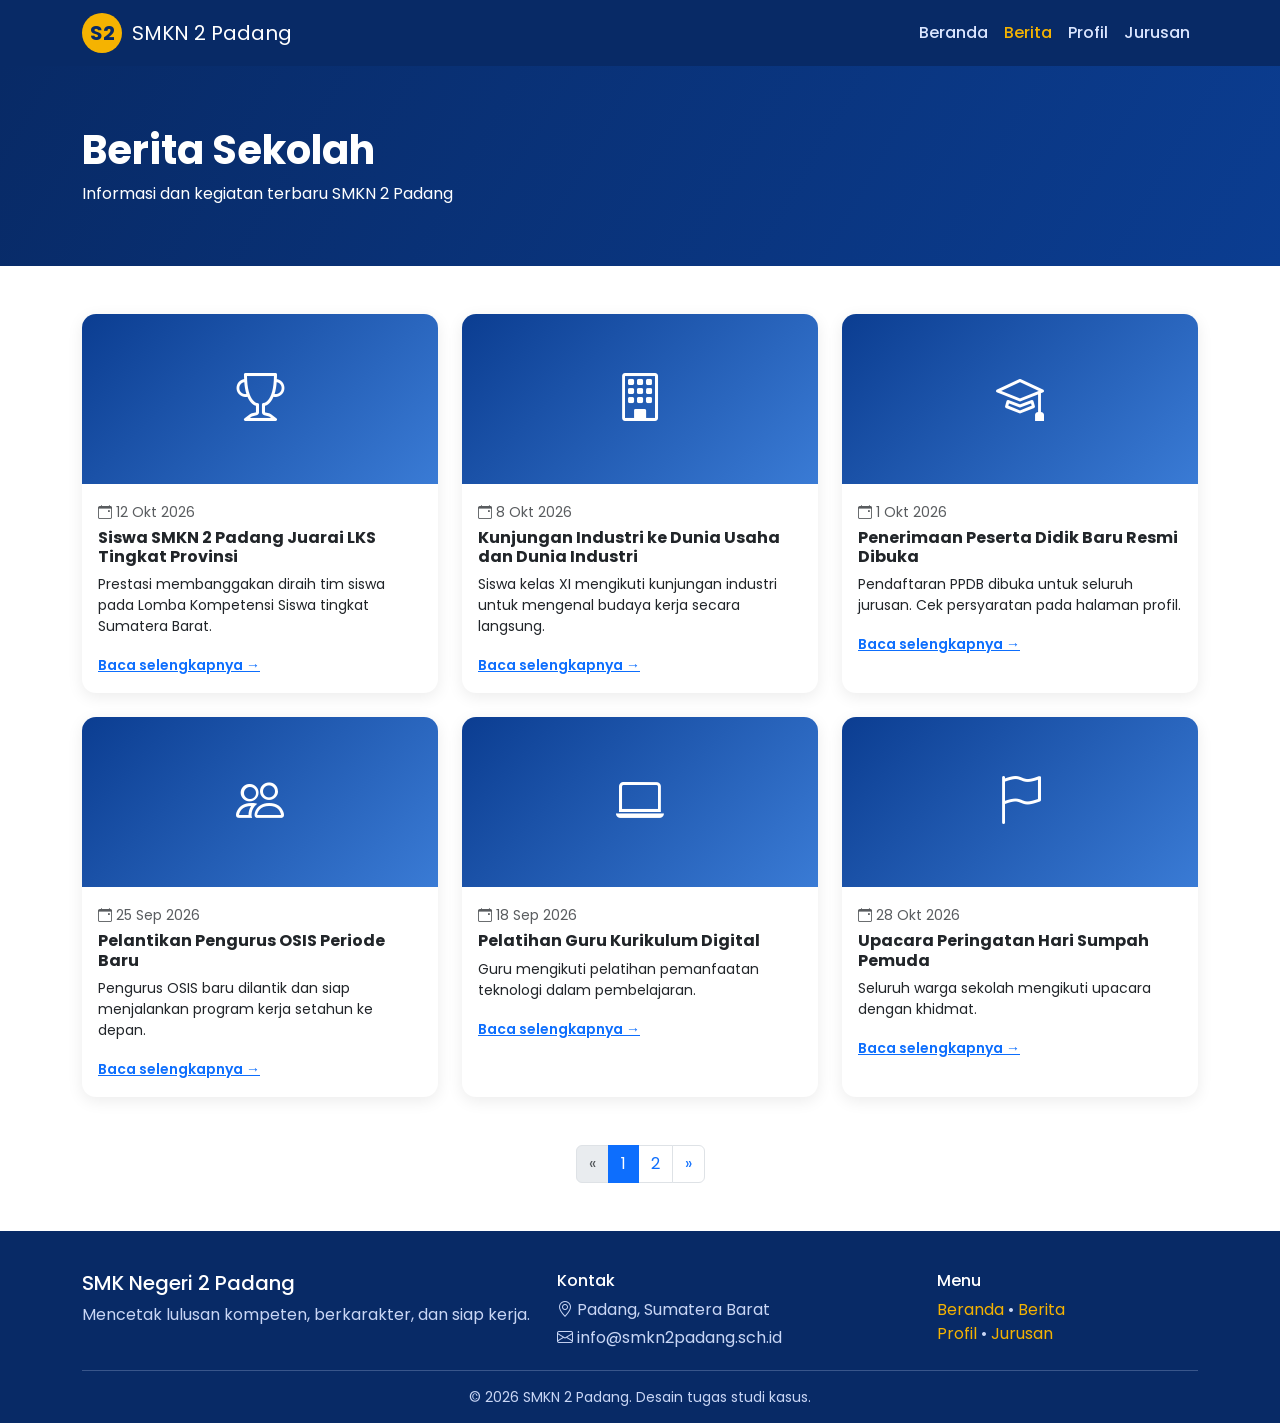
<file: berita.html>
<!DOCTYPE html>
<html lang="id"><head><meta charset="UTF-8"><meta name="viewport" content="width=device-width, initial-scale=1">
<title>Berita | SMKN 2 Padang</title>
<link href="https://cdn.jsdelivr.net/npm/bootstrap@5.3.3/dist/css/bootstrap.min.css" rel="stylesheet">
<link href="https://cdn.jsdelivr.net/npm/bootstrap-icons@1.11.3/font/bootstrap-icons.min.css" rel="stylesheet">
<link href="https://fonts.googleapis.com/css2?family=Poppins:wght@400;500;600;700&display=swap" rel="stylesheet">
<link href="style.css" rel="stylesheet"></head><body>
<nav class="navbar navbar-expand-lg navbar-dark sticky-top"><div class="container">
<a class="navbar-brand d-flex align-items-center" href="index.html"><span class="brand-logo">S2</span>SMKN 2 Padang</a>
<button class="navbar-toggler" data-bs-toggle="collapse" data-bs-target="#m"><span class="navbar-toggler-icon"></span></button>
<div class="collapse navbar-collapse" id="m"><ul class="navbar-nav ms-auto">
<li class="nav-item"><a class="nav-link" href="index.html">Beranda</a></li>
<li class="nav-item"><a class="nav-link active" href="berita.html">Berita</a></li>
<li class="nav-item"><a class="nav-link" href="profil.html">Profil</a></li>
<li class="nav-item"><a class="nav-link" href="jurusan.html">Jurusan</a></li>
</ul></div></div></nav>

<section class="page-head"><div class="container"><h1 class="fw-bold">Berita Sekolah</h1><p class="mb-0">Informasi dan kegiatan terbaru SMKN 2 Padang</p></div></section>
<div class="container my-5"><div class="row g-4"><div class="col-md-6 col-lg-4"><div class="card card-hover h-100"><div class="thumb"><i class="bi bi-trophy"></i></div><div class="card-body"><small class="text-muted"><i class="bi bi-calendar-event"></i> 12 Okt 2026</small><h6 class="fw-bold mt-1">Siswa SMKN 2 Padang Juarai LKS Tingkat Provinsi</h6><p class="small">Prestasi membanggakan diraih tim siswa pada Lomba Kompetensi Siswa tingkat Sumatera Barat.</p><a href="berita.html" class="small fw-semibold">Baca selengkapnya &rarr;</a></div></div></div><div class="col-md-6 col-lg-4"><div class="card card-hover h-100"><div class="thumb"><i class="bi bi-building"></i></div><div class="card-body"><small class="text-muted"><i class="bi bi-calendar-event"></i> 8 Okt 2026</small><h6 class="fw-bold mt-1">Kunjungan Industri ke Dunia Usaha dan Dunia Industri</h6><p class="small">Siswa kelas XI mengikuti kunjungan industri untuk mengenal budaya kerja secara langsung.</p><a href="berita.html" class="small fw-semibold">Baca selengkapnya &rarr;</a></div></div></div><div class="col-md-6 col-lg-4"><div class="card card-hover h-100"><div class="thumb"><i class="bi bi-mortarboard"></i></div><div class="card-body"><small class="text-muted"><i class="bi bi-calendar-event"></i> 1 Okt 2026</small><h6 class="fw-bold mt-1">Penerimaan Peserta Didik Baru Resmi Dibuka</h6><p class="small">Pendaftaran PPDB dibuka untuk seluruh jurusan. Cek persyaratan pada halaman profil.</p><a href="berita.html" class="small fw-semibold">Baca selengkapnya &rarr;</a></div></div></div><div class="col-md-6 col-lg-4"><div class="card card-hover h-100"><div class="thumb"><i class="bi bi-people"></i></div><div class="card-body"><small class="text-muted"><i class="bi bi-calendar-event"></i> 25 Sep 2026</small><h6 class="fw-bold mt-1">Pelantikan Pengurus OSIS Periode Baru</h6><p class="small">Pengurus OSIS baru dilantik dan siap menjalankan program kerja setahun ke depan.</p><a href="berita.html" class="small fw-semibold">Baca selengkapnya &rarr;</a></div></div></div><div class="col-md-6 col-lg-4"><div class="card card-hover h-100"><div class="thumb"><i class="bi bi-laptop"></i></div><div class="card-body"><small class="text-muted"><i class="bi bi-calendar-event"></i> 18 Sep 2026</small><h6 class="fw-bold mt-1">Pelatihan Guru Kurikulum Digital</h6><p class="small">Guru mengikuti pelatihan pemanfaatan teknologi dalam pembelajaran.</p><a href="berita.html" class="small fw-semibold">Baca selengkapnya &rarr;</a></div></div></div><div class="col-md-6 col-lg-4"><div class="card card-hover h-100"><div class="thumb"><i class="bi bi-flag"></i></div><div class="card-body"><small class="text-muted"><i class="bi bi-calendar-event"></i> 28 Okt 2026</small><h6 class="fw-bold mt-1">Upacara Peringatan Hari Sumpah Pemuda</h6><p class="small">Seluruh warga sekolah mengikuti upacara dengan khidmat.</p><a href="berita.html" class="small fw-semibold">Baca selengkapnya &rarr;</a></div></div></div></div>
<nav class="mt-5"><ul class="pagination justify-content-center"><li class="page-item disabled"><a class="page-link">&laquo;</a></li><li class="page-item active"><a class="page-link">1</a></li><li class="page-item"><a class="page-link" href="#">2</a></li><li class="page-item"><a class="page-link" href="#">&raquo;</a></li></ul></nav></div>
<footer><div class="container"><div class="row g-4">
<div class="col-md-5"><h5 class="text-white">SMK Negeri 2 Padang</h5><p>Mencetak lulusan kompeten, berkarakter, dan siap kerja.</p></div>
<div class="col-md-4"><h6 class="text-white">Kontak</h6><p class="mb-1"><i class="bi bi-geo-alt"></i> Padang, Sumatera Barat</p><p class="mb-1"><i class="bi bi-envelope"></i> info@smkn2padang.sch.id</p></div>
<div class="col-md-3"><h6 class="text-white">Menu</h6><a href="index.html">Beranda</a> &bull; <a href="berita.html">Berita</a><br><a href="profil.html">Profil</a> &bull; <a href="jurusan.html">Jurusan</a></div>
</div><hr><p class="text-center small mb-0">&copy; 2026 SMKN 2 Padang. Desain tugas studi kasus.</p></div></footer>
<script src="https://cdn.jsdelivr.net/npm/bootstrap@5.3.3/dist/js/bootstrap.bundle.min.js"></script></body></html>
</file>
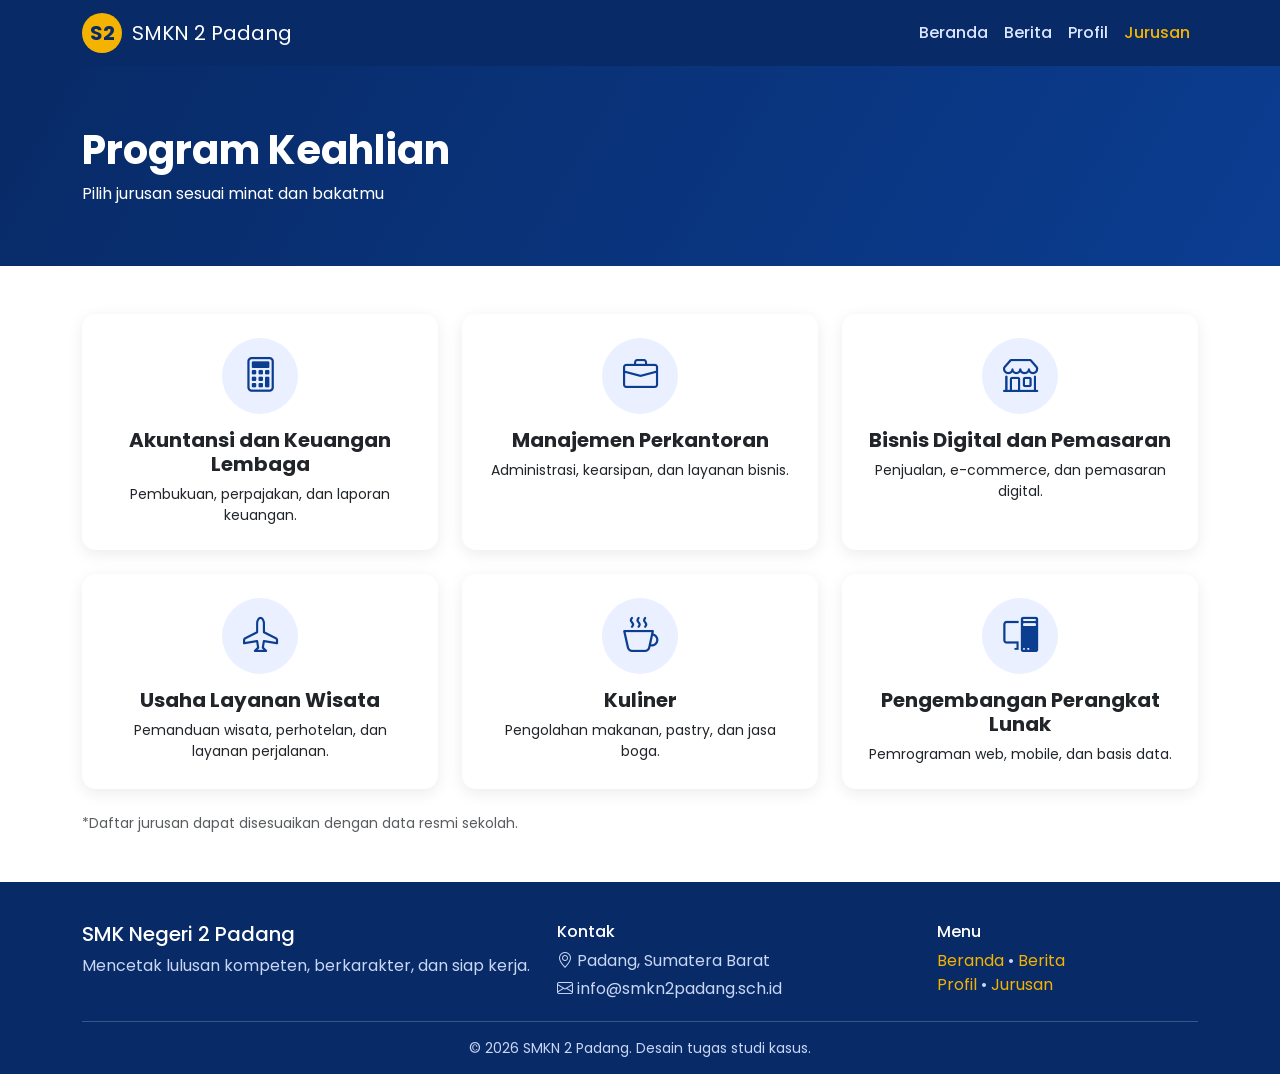
<file: jurusan.html>
<!DOCTYPE html>
<html lang="id"><head><meta charset="UTF-8"><meta name="viewport" content="width=device-width, initial-scale=1">
<title>Jurusan | SMKN 2 Padang</title>
<link href="https://cdn.jsdelivr.net/npm/bootstrap@5.3.3/dist/css/bootstrap.min.css" rel="stylesheet">
<link href="https://cdn.jsdelivr.net/npm/bootstrap-icons@1.11.3/font/bootstrap-icons.min.css" rel="stylesheet">
<link href="https://fonts.googleapis.com/css2?family=Poppins:wght@400;500;600;700&display=swap" rel="stylesheet">
<link href="style.css" rel="stylesheet"></head><body>
<nav class="navbar navbar-expand-lg navbar-dark sticky-top"><div class="container">
<a class="navbar-brand d-flex align-items-center" href="index.html"><span class="brand-logo">S2</span>SMKN 2 Padang</a>
<button class="navbar-toggler" data-bs-toggle="collapse" data-bs-target="#m"><span class="navbar-toggler-icon"></span></button>
<div class="collapse navbar-collapse" id="m"><ul class="navbar-nav ms-auto">
<li class="nav-item"><a class="nav-link" href="index.html">Beranda</a></li>
<li class="nav-item"><a class="nav-link" href="berita.html">Berita</a></li>
<li class="nav-item"><a class="nav-link" href="profil.html">Profil</a></li>
<li class="nav-item"><a class="nav-link active" href="jurusan.html">Jurusan</a></li>
</ul></div></div></nav>

<section class="page-head"><div class="container"><h1 class="fw-bold">Program Keahlian</h1><p class="mb-0">Pilih jurusan sesuai minat dan bakatmu</p></div></section>
<div class="container my-5"><div class="row g-4"><div class="col-md-6 col-lg-4"><div class="card card-hover text-center p-4 h-100"><div class="ikon"><i class="bi bi-calculator"></i></div><h5 class="fw-bold">Akuntansi dan Keuangan Lembaga</h5><p class="small mb-0">Pembukuan, perpajakan, dan laporan keuangan.</p></div></div><div class="col-md-6 col-lg-4"><div class="card card-hover text-center p-4 h-100"><div class="ikon"><i class="bi bi-briefcase"></i></div><h5 class="fw-bold">Manajemen Perkantoran</h5><p class="small mb-0">Administrasi, kearsipan, dan layanan bisnis.</p></div></div><div class="col-md-6 col-lg-4"><div class="card card-hover text-center p-4 h-100"><div class="ikon"><i class="bi bi-shop"></i></div><h5 class="fw-bold">Bisnis Digital dan Pemasaran</h5><p class="small mb-0">Penjualan, e-commerce, dan pemasaran digital.</p></div></div><div class="col-md-6 col-lg-4"><div class="card card-hover text-center p-4 h-100"><div class="ikon"><i class="bi bi-airplane"></i></div><h5 class="fw-bold">Usaha Layanan Wisata</h5><p class="small mb-0">Pemanduan wisata, perhotelan, dan layanan perjalanan.</p></div></div><div class="col-md-6 col-lg-4"><div class="card card-hover text-center p-4 h-100"><div class="ikon"><i class="bi bi-cup-hot"></i></div><h5 class="fw-bold">Kuliner</h5><p class="small mb-0">Pengolahan makanan, pastry, dan jasa boga.</p></div></div><div class="col-md-6 col-lg-4"><div class="card card-hover text-center p-4 h-100"><div class="ikon"><i class="bi bi-pc-display"></i></div><h5 class="fw-bold">Pengembangan Perangkat Lunak</h5><p class="small mb-0">Pemrograman web, mobile, dan basis data.</p></div></div></div><p class="small text-muted mt-4">*Daftar jurusan dapat disesuaikan dengan data resmi sekolah.</p></div>
<footer><div class="container"><div class="row g-4">
<div class="col-md-5"><h5 class="text-white">SMK Negeri 2 Padang</h5><p>Mencetak lulusan kompeten, berkarakter, dan siap kerja.</p></div>
<div class="col-md-4"><h6 class="text-white">Kontak</h6><p class="mb-1"><i class="bi bi-geo-alt"></i> Padang, Sumatera Barat</p><p class="mb-1"><i class="bi bi-envelope"></i> info@smkn2padang.sch.id</p></div>
<div class="col-md-3"><h6 class="text-white">Menu</h6><a href="index.html">Beranda</a> &bull; <a href="berita.html">Berita</a><br><a href="profil.html">Profil</a> &bull; <a href="jurusan.html">Jurusan</a></div>
</div><hr><p class="text-center small mb-0">&copy; 2026 SMKN 2 Padang. Desain tugas studi kasus.</p></div></footer>
<script src="https://cdn.jsdelivr.net/npm/bootstrap@5.3.3/dist/js/bootstrap.bundle.min.js"></script></body></html>
</file>
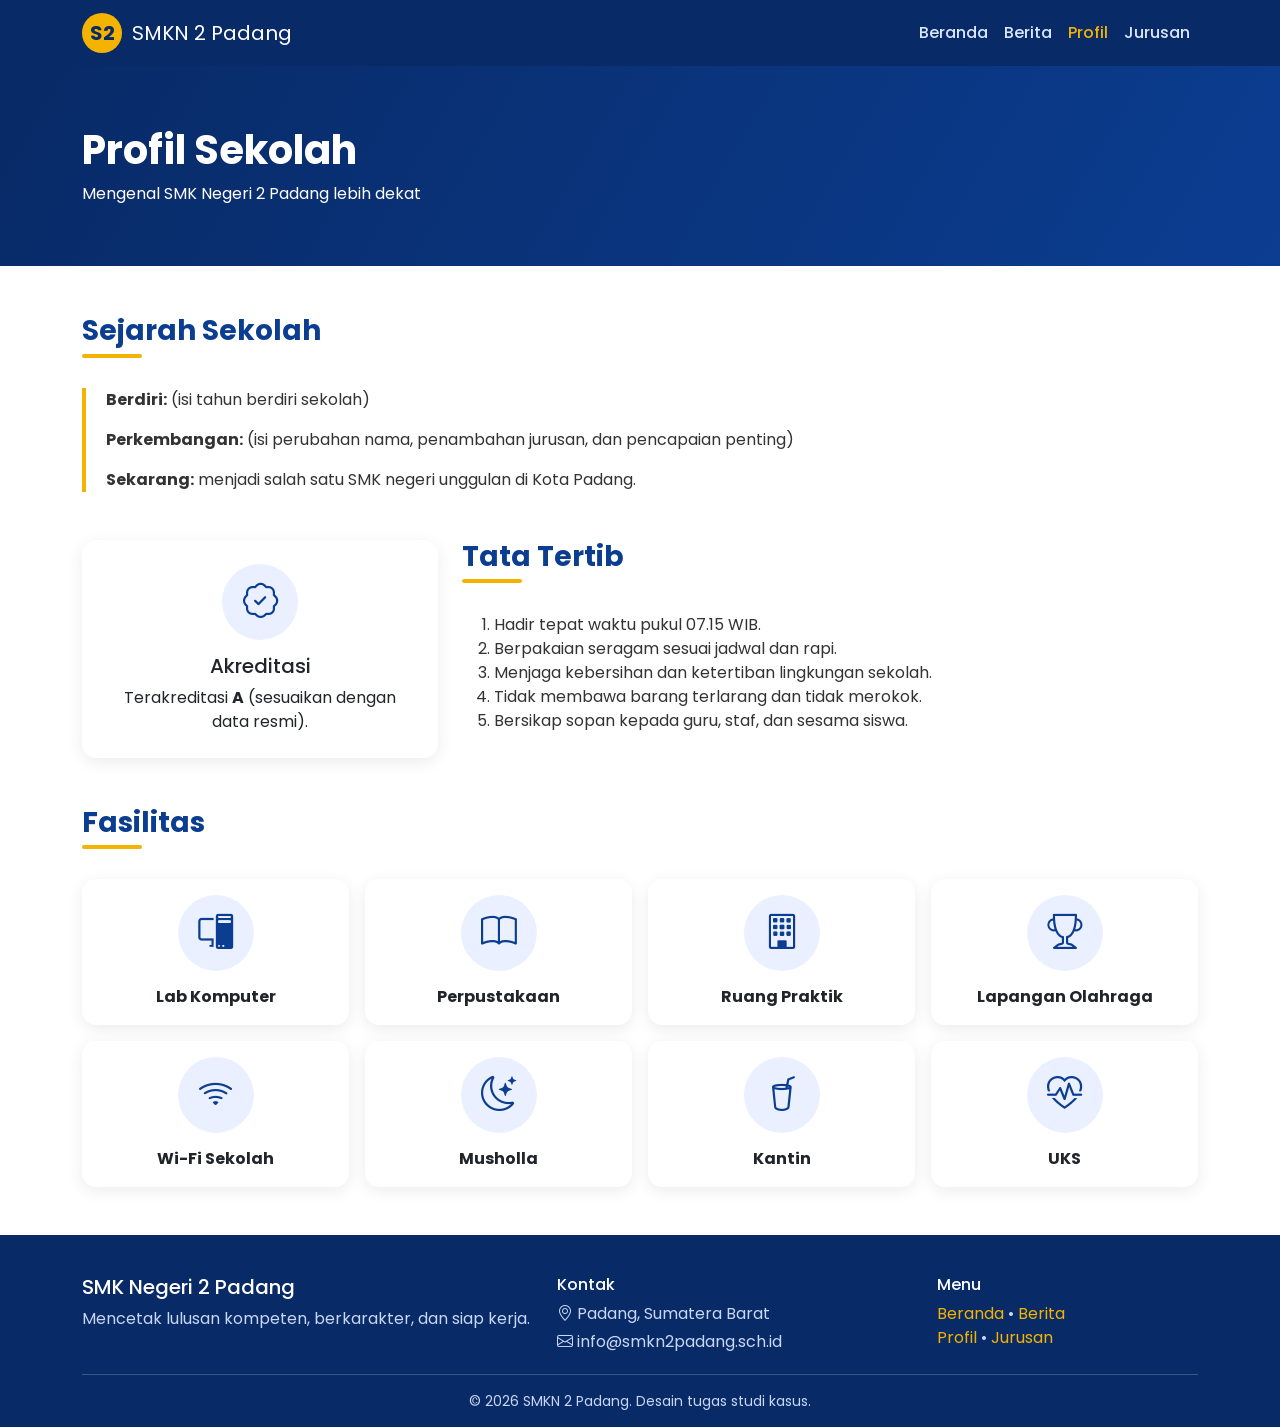
<file: profil.html>
<!DOCTYPE html>
<html lang="id"><head><meta charset="UTF-8"><meta name="viewport" content="width=device-width, initial-scale=1">
<title>Profil | SMKN 2 Padang</title>
<link href="https://cdn.jsdelivr.net/npm/bootstrap@5.3.3/dist/css/bootstrap.min.css" rel="stylesheet">
<link href="https://cdn.jsdelivr.net/npm/bootstrap-icons@1.11.3/font/bootstrap-icons.min.css" rel="stylesheet">
<link href="https://fonts.googleapis.com/css2?family=Poppins:wght@400;500;600;700&display=swap" rel="stylesheet">
<link href="style.css" rel="stylesheet"></head><body>
<nav class="navbar navbar-expand-lg navbar-dark sticky-top"><div class="container">
<a class="navbar-brand d-flex align-items-center" href="index.html"><span class="brand-logo">S2</span>SMKN 2 Padang</a>
<button class="navbar-toggler" data-bs-toggle="collapse" data-bs-target="#m"><span class="navbar-toggler-icon"></span></button>
<div class="collapse navbar-collapse" id="m"><ul class="navbar-nav ms-auto">
<li class="nav-item"><a class="nav-link" href="index.html">Beranda</a></li>
<li class="nav-item"><a class="nav-link" href="berita.html">Berita</a></li>
<li class="nav-item"><a class="nav-link active" href="profil.html">Profil</a></li>
<li class="nav-item"><a class="nav-link" href="jurusan.html">Jurusan</a></li>
</ul></div></div></nav>

<section class="page-head"><div class="container"><h1 class="fw-bold">Profil Sekolah</h1><p class="mb-0">Mengenal SMK Negeri 2 Padang lebih dekat</p></div></section>
<div class="container my-5">
<h3 class="judul">Sejarah Sekolah</h3>
<div class="timeline mb-5"><p><b>Berdiri:</b> (isi tahun berdiri sekolah)</p><p><b>Perkembangan:</b> (isi perubahan nama, penambahan jurusan, dan pencapaian penting)</p><p class="mb-0"><b>Sekarang:</b> menjadi salah satu SMK negeri unggulan di Kota Padang.</p></div>
<div class="row g-4 mb-5"><div class="col-md-4"><div class="card card-hover p-4 h-100 text-center"><div class="ikon"><i class="bi bi-patch-check"></i></div><h5>Akreditasi</h5><p class="mb-0">Terakreditasi <b>A</b> (sesuaikan dengan data resmi).</p></div></div>
<div class="col-md-8"><h3 class="judul">Tata Tertib</h3><ol class="mb-0"><li>Hadir tepat waktu pukul 07.15 WIB.</li><li>Berpakaian seragam sesuai jadwal dan rapi.</li><li>Menjaga kebersihan dan ketertiban lingkungan sekolah.</li><li>Tidak membawa barang terlarang dan tidak merokok.</li><li>Bersikap sopan kepada guru, staf, dan sesama siswa.</li></ol></div></div>
<h3 class="judul">Fasilitas</h3><div class="row g-3"><div class="col-6 col-md-3"><div class="card card-hover text-center p-3 h-100"><div class="ikon"><i class="bi bi-pc-display"></i></div><b>Lab Komputer</b></div></div><div class="col-6 col-md-3"><div class="card card-hover text-center p-3 h-100"><div class="ikon"><i class="bi bi-book"></i></div><b>Perpustakaan</b></div></div><div class="col-6 col-md-3"><div class="card card-hover text-center p-3 h-100"><div class="ikon"><i class="bi bi-building"></i></div><b>Ruang Praktik</b></div></div><div class="col-6 col-md-3"><div class="card card-hover text-center p-3 h-100"><div class="ikon"><i class="bi bi-trophy"></i></div><b>Lapangan Olahraga</b></div></div><div class="col-6 col-md-3"><div class="card card-hover text-center p-3 h-100"><div class="ikon"><i class="bi bi-wifi"></i></div><b>Wi-Fi Sekolah</b></div></div><div class="col-6 col-md-3"><div class="card card-hover text-center p-3 h-100"><div class="ikon"><i class="bi bi-moon-stars"></i></div><b>Musholla</b></div></div><div class="col-6 col-md-3"><div class="card card-hover text-center p-3 h-100"><div class="ikon"><i class="bi bi-cup-straw"></i></div><b>Kantin</b></div></div><div class="col-6 col-md-3"><div class="card card-hover text-center p-3 h-100"><div class="ikon"><i class="bi bi-heart-pulse"></i></div><b>UKS</b></div></div></div></div>
<footer><div class="container"><div class="row g-4">
<div class="col-md-5"><h5 class="text-white">SMK Negeri 2 Padang</h5><p>Mencetak lulusan kompeten, berkarakter, dan siap kerja.</p></div>
<div class="col-md-4"><h6 class="text-white">Kontak</h6><p class="mb-1"><i class="bi bi-geo-alt"></i> Padang, Sumatera Barat</p><p class="mb-1"><i class="bi bi-envelope"></i> info@smkn2padang.sch.id</p></div>
<div class="col-md-3"><h6 class="text-white">Menu</h6><a href="index.html">Beranda</a> &bull; <a href="berita.html">Berita</a><br><a href="profil.html">Profil</a> &bull; <a href="jurusan.html">Jurusan</a></div>
</div><hr><p class="text-center small mb-0">&copy; 2026 SMKN 2 Padang. Desain tugas studi kasus.</p></div></footer>
<script src="https://cdn.jsdelivr.net/npm/bootstrap@5.3.3/dist/js/bootstrap.bundle.min.js"></script></body></html>
</file>
<file: style.css>
:root{--biru:#0b3d91;--emas:#f5b301;--gelap:#082a66}
body{font-family:'Poppins',sans-serif;color:#333}
.navbar{background:var(--gelap)}
.navbar .nav-link{color:#dbe6ff;font-weight:500}
.navbar .nav-link:hover,.navbar .nav-link.active{color:var(--emas)}
.brand-logo{width:40px;height:40px;border-radius:50%;background:var(--emas);color:var(--gelap);display:inline-flex;align-items:center;justify-content:center;font-weight:700;margin-right:10px}
.hero{background:linear-gradient(120deg,rgba(8,42,102,.92),rgba(11,61,145,.75)),url('img/sekolah.jpg') center/cover,var(--biru);color:#fff;padding:110px 0}
.hero h1{font-weight:700}
.page-head{background:linear-gradient(120deg,var(--gelap),var(--biru));color:#fff;padding:60px 0}
.btn-emas{background:var(--emas);color:var(--gelap);font-weight:600;border:0}
.btn-emas:hover{background:#ffc933}
.judul{font-weight:700;color:var(--biru);position:relative;padding-bottom:10px;margin-bottom:30px}
.judul::after{content:"";position:absolute;left:0;bottom:0;width:60px;height:4px;background:var(--emas);border-radius:2px}
.card-hover{border:0;border-radius:14px;box-shadow:0 4px 16px rgba(0,0,0,.08);transition:.25s;overflow:hidden}
.card-hover:hover{transform:translateY(-6px);box-shadow:0 10px 24px rgba(0,0,0,.15)}
.thumb{height:170px;background:linear-gradient(135deg,var(--biru),#3a7bd5);display:flex;align-items:center;justify-content:center;color:#fff;font-size:3rem}
.ikon{width:76px;height:76px;border-radius:50%;background:#eaf0ff;color:var(--biru);display:flex;align-items:center;justify-content:center;font-size:2.2rem;margin:0 auto 14px}
.stat{background:var(--emas);color:var(--gelap);border-radius:14px;padding:20px;text-align:center;font-weight:700}
.stat span{font-size:2rem;display:block}
footer{background:var(--gelap);color:#c9d6f5;padding:40px 0 15px}
footer a{color:var(--emas);text-decoration:none}
.timeline{border-left:4px solid var(--emas);padding-left:20px}
</file>
